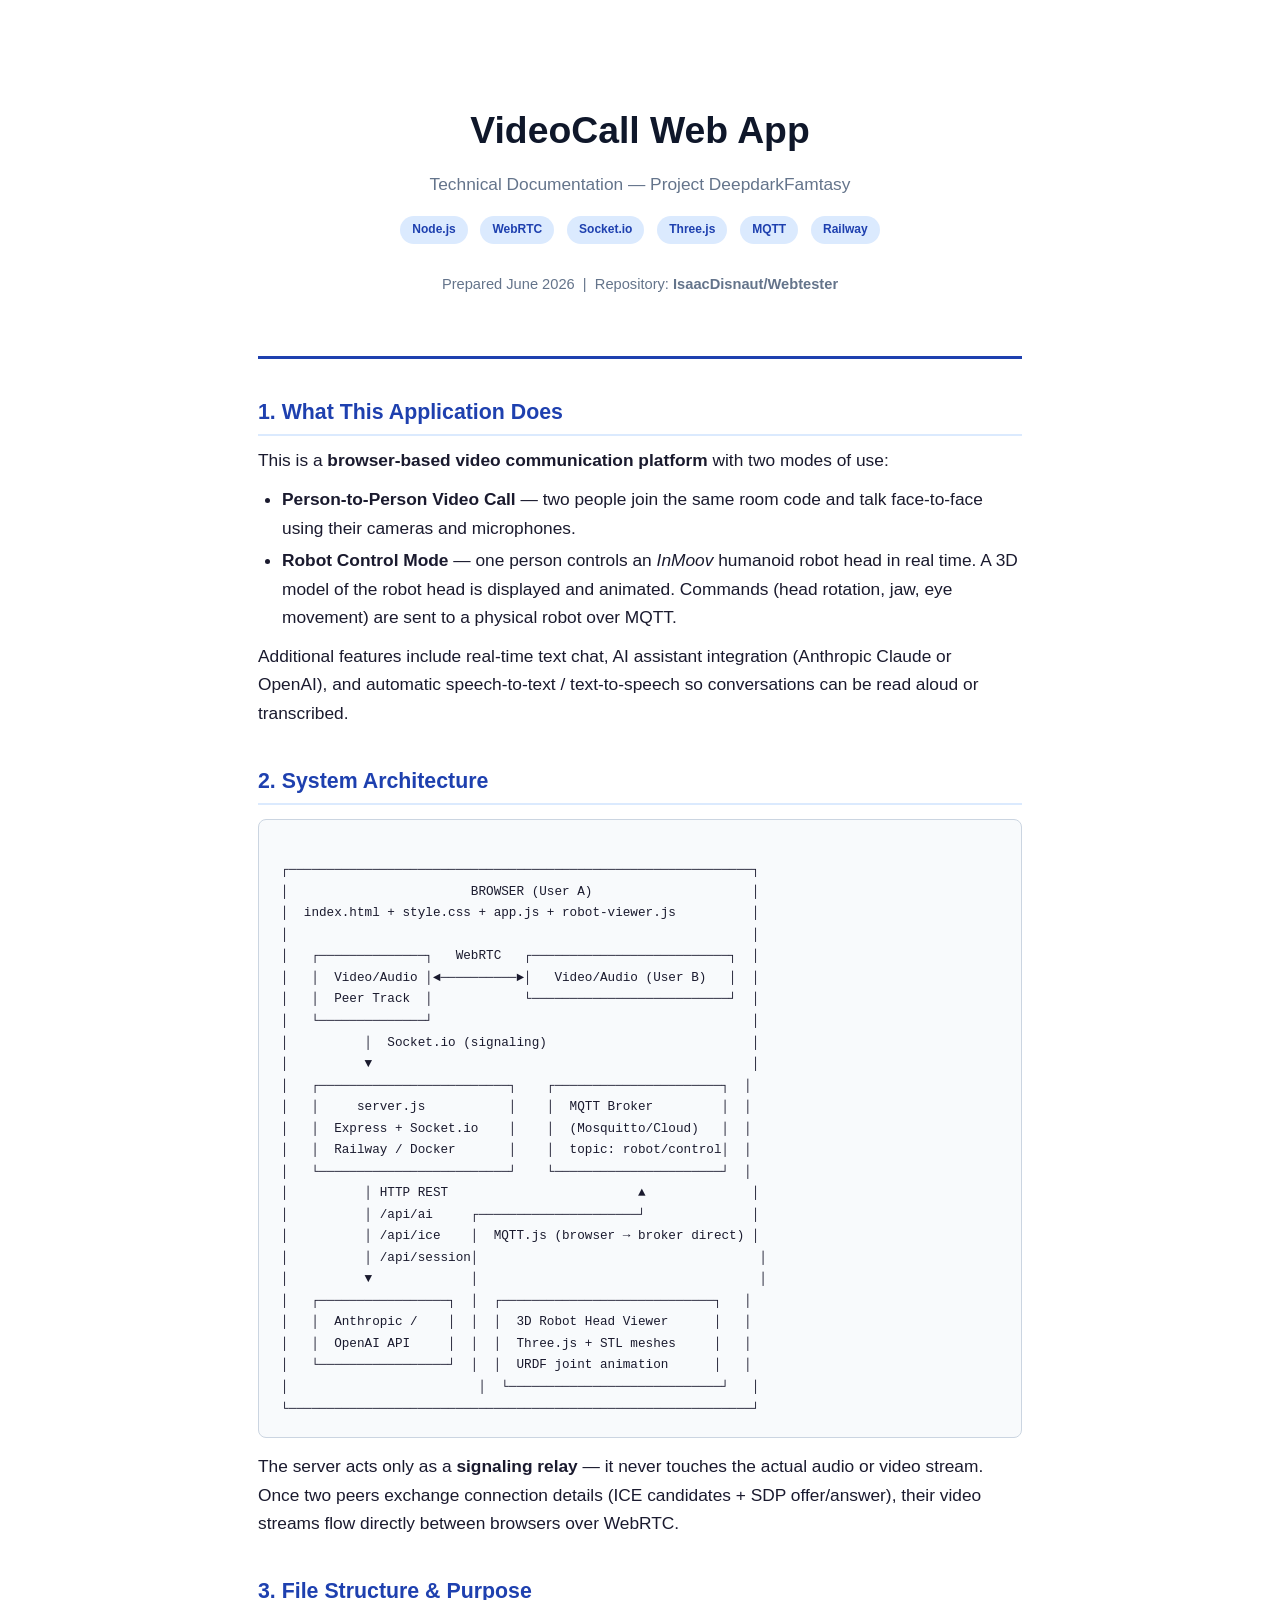
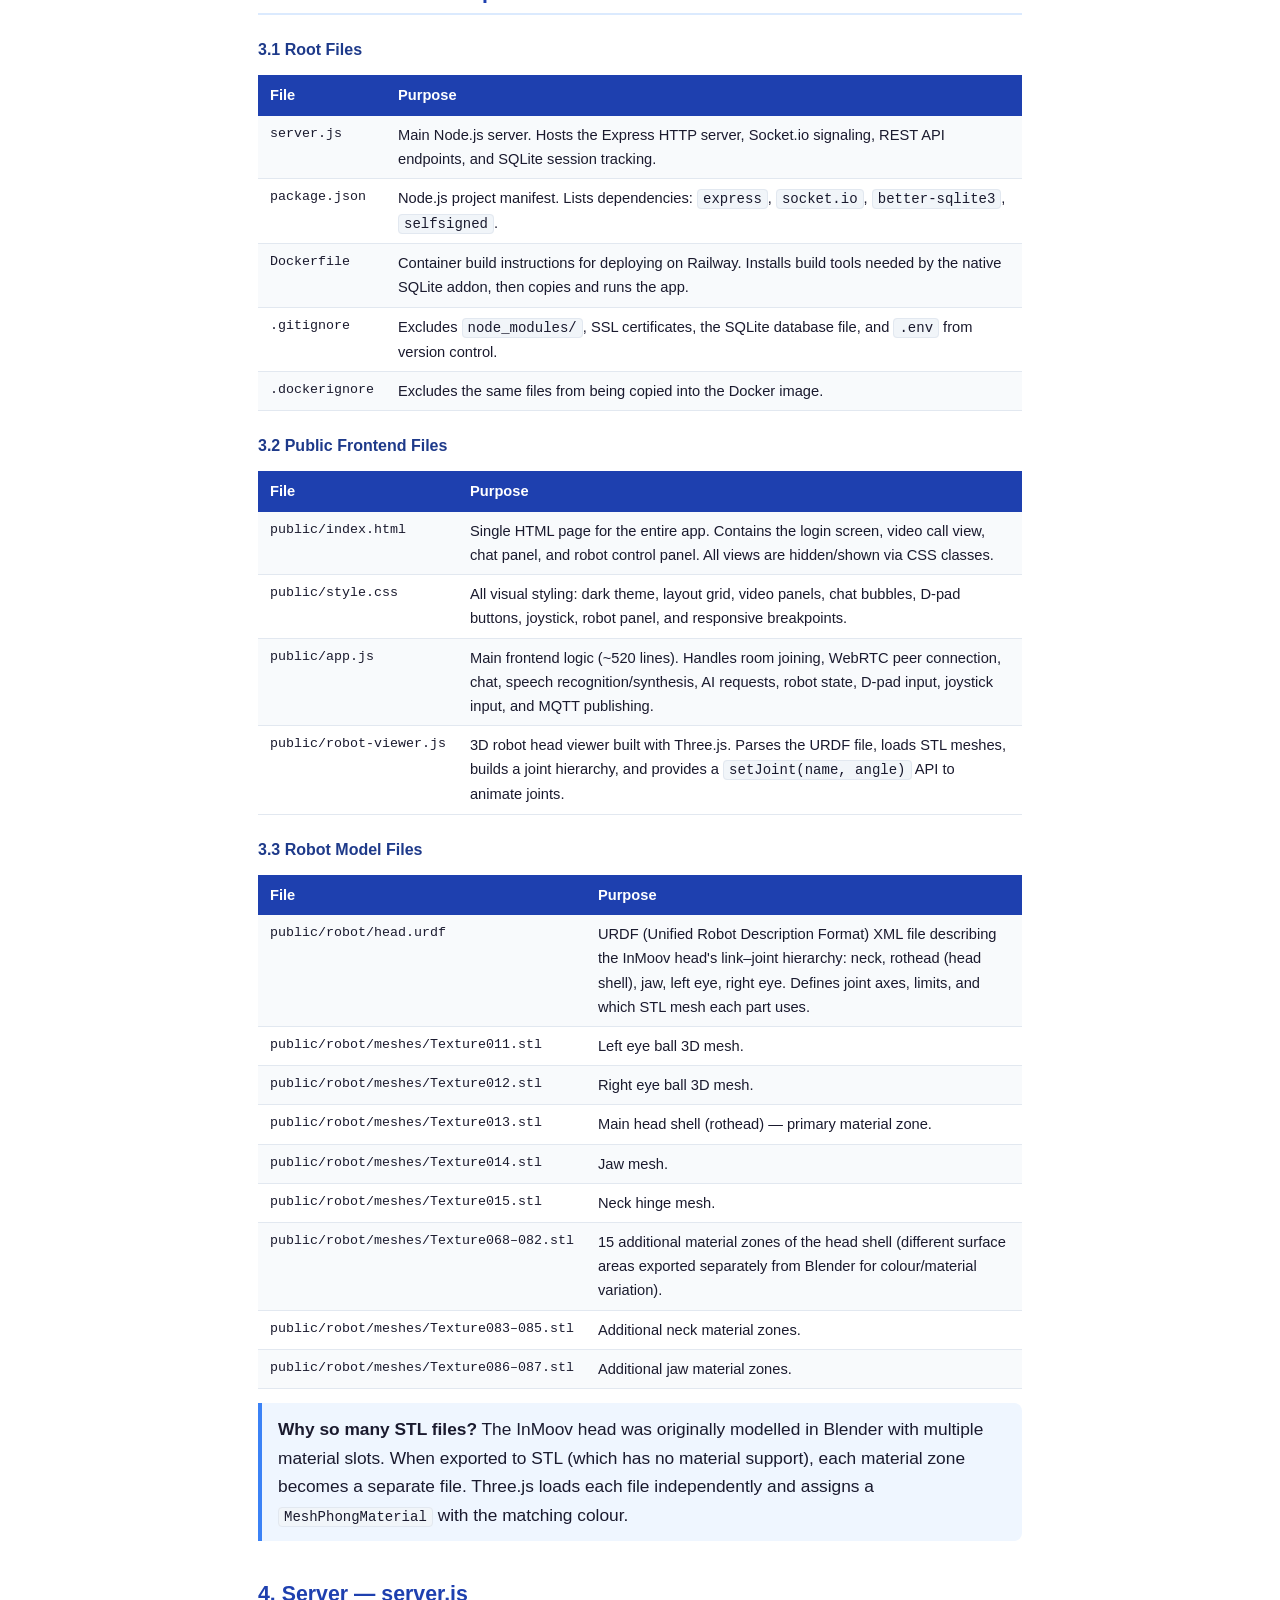
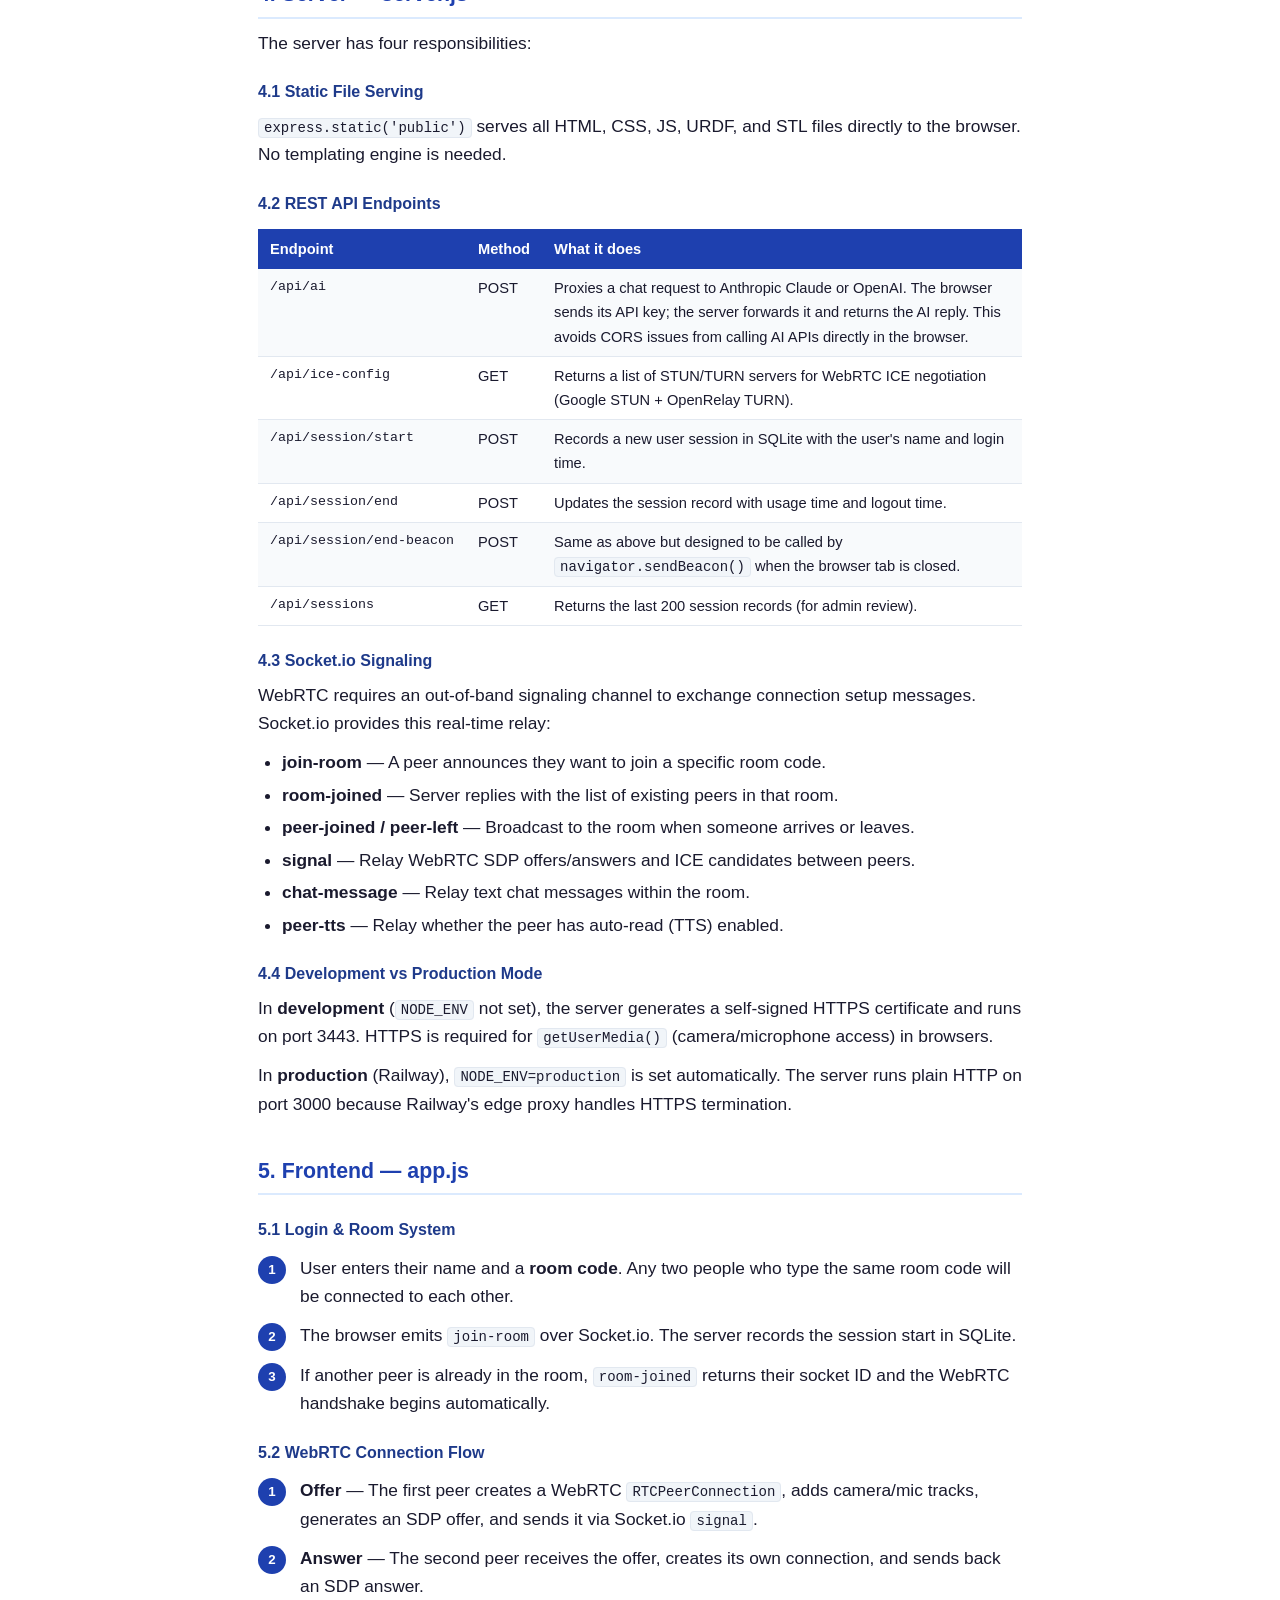
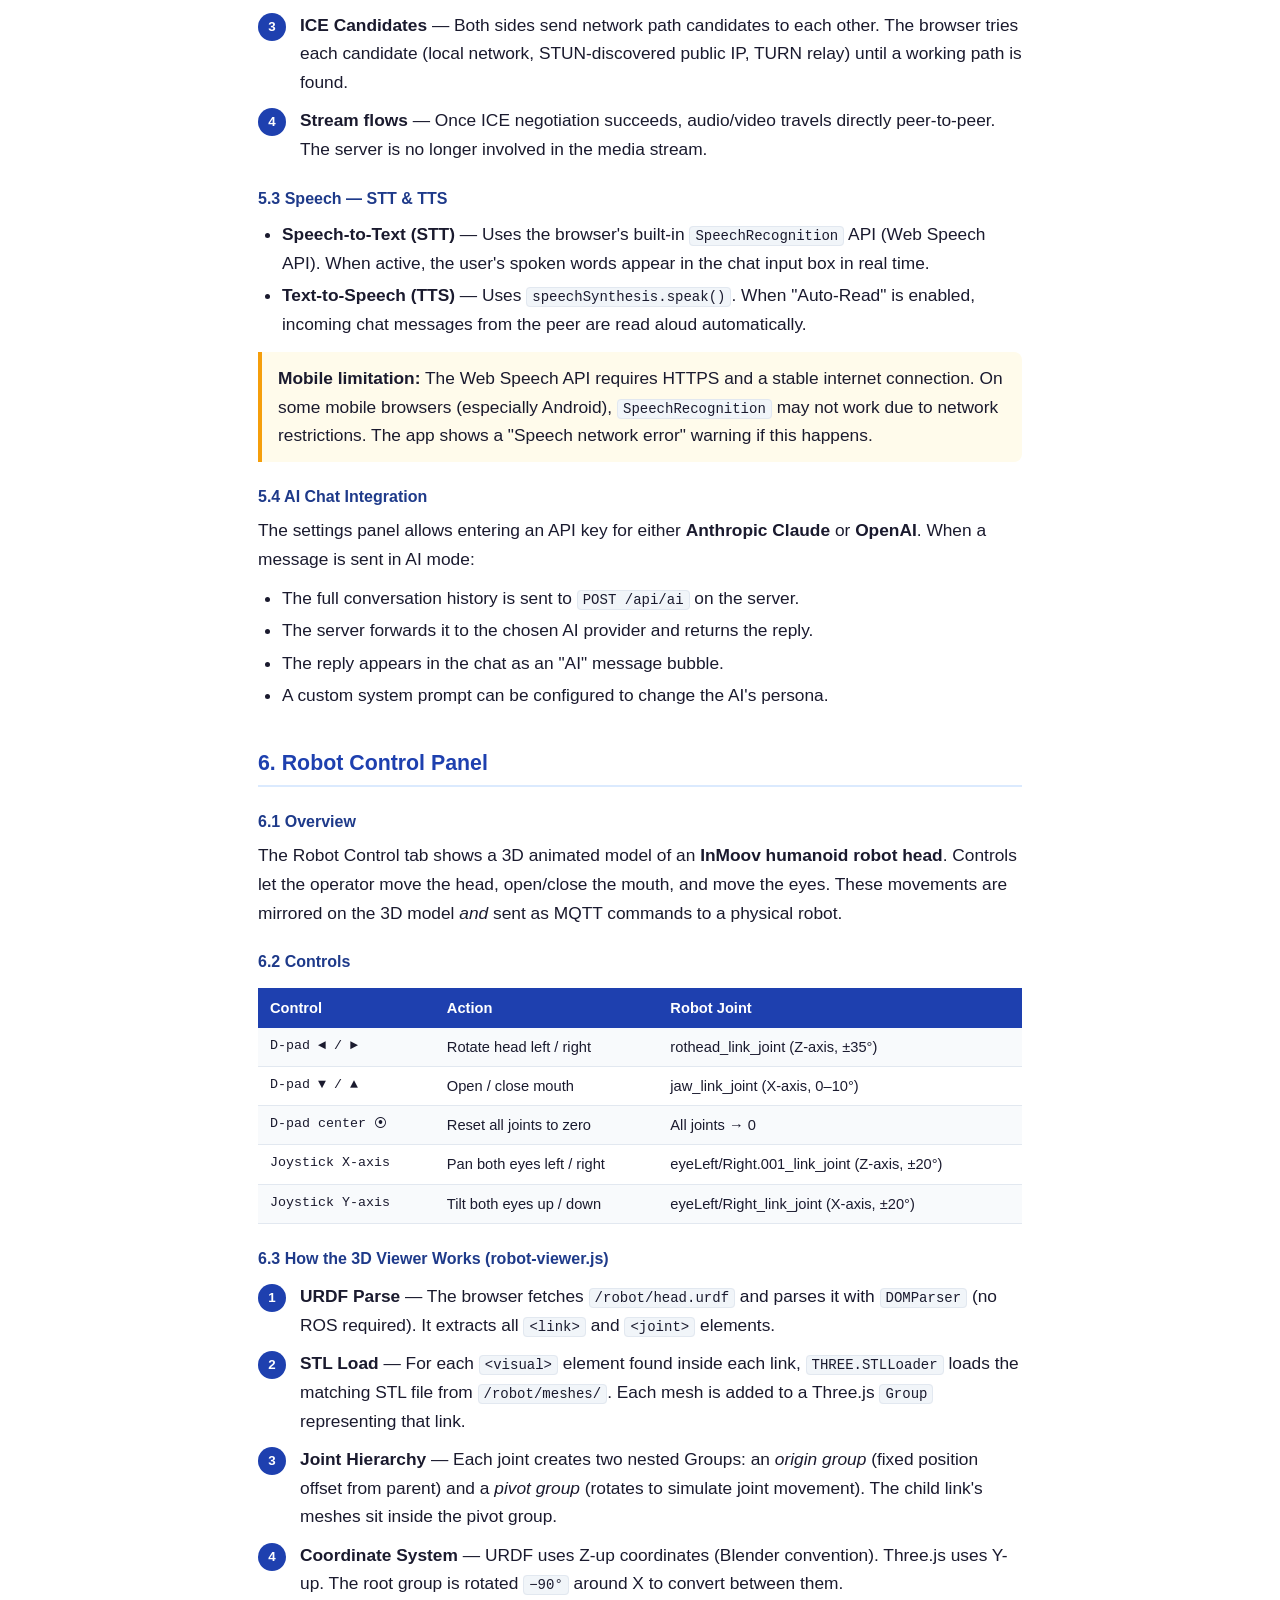
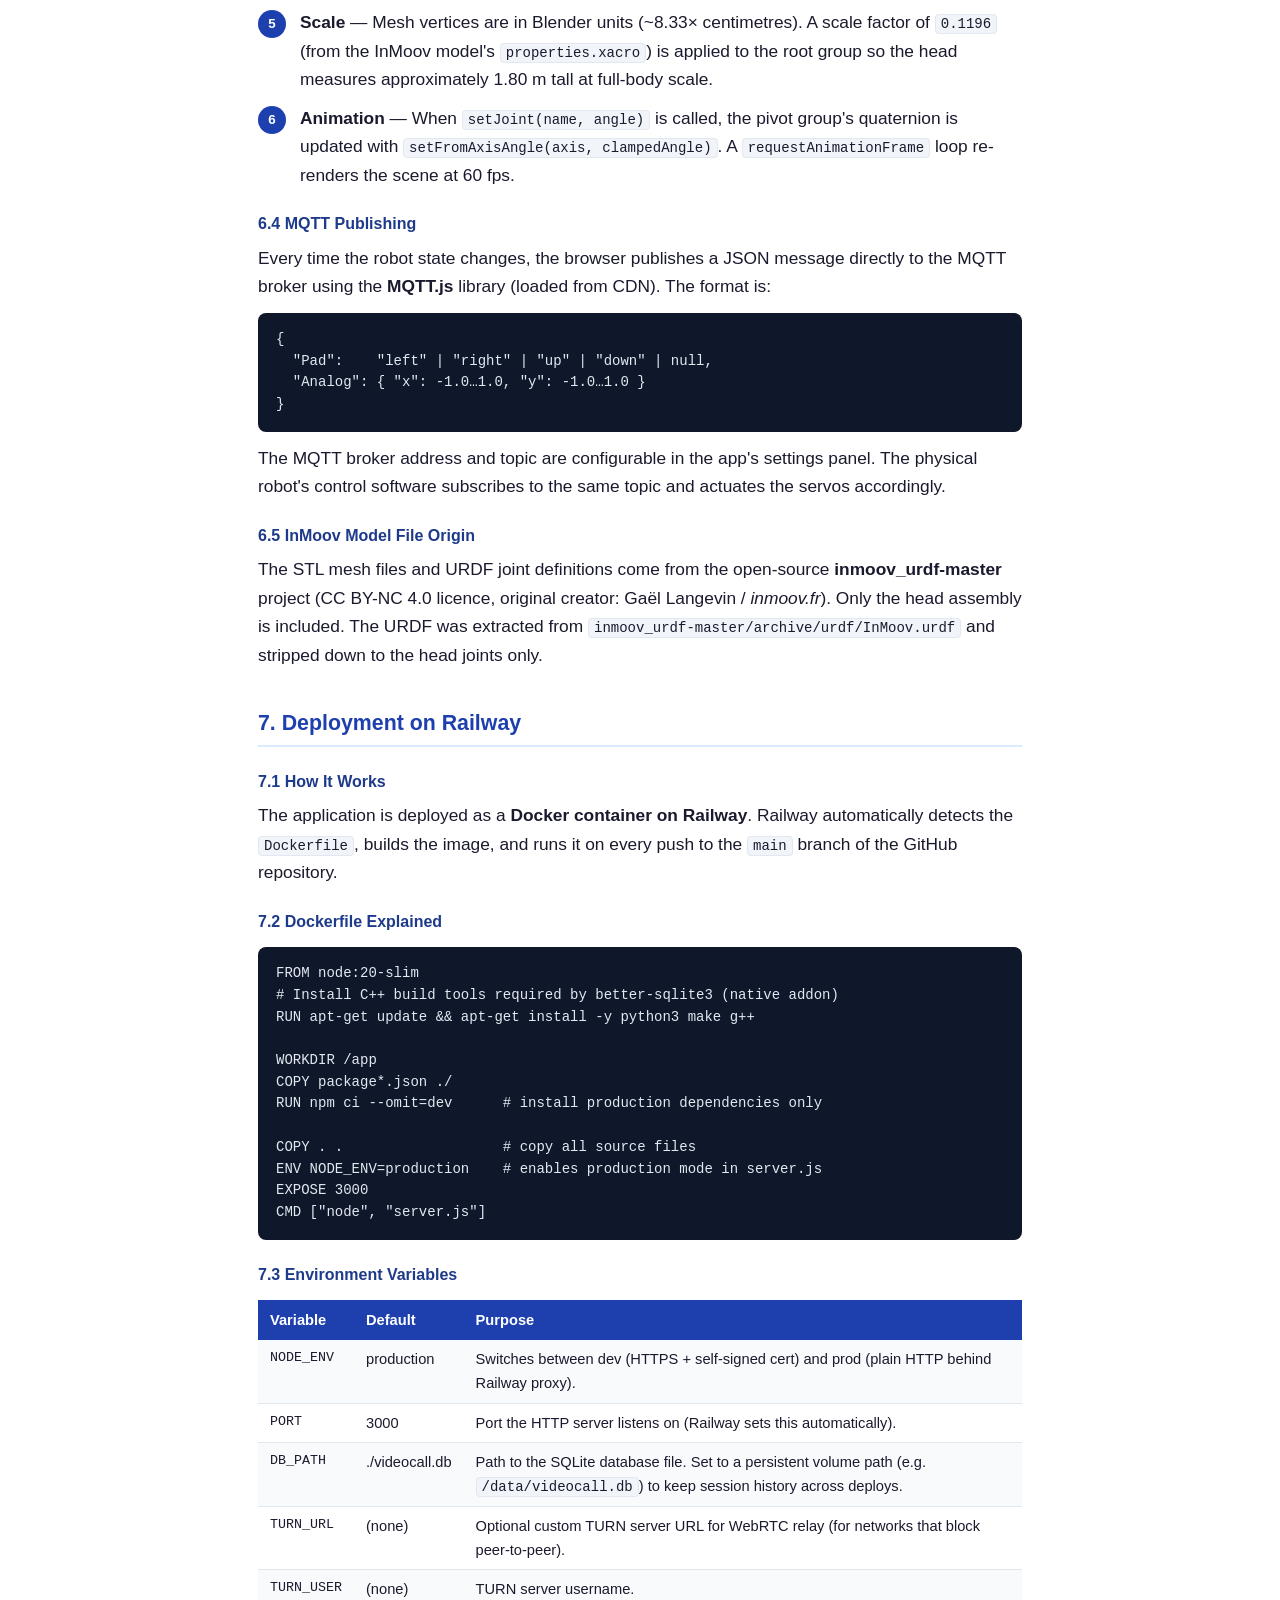
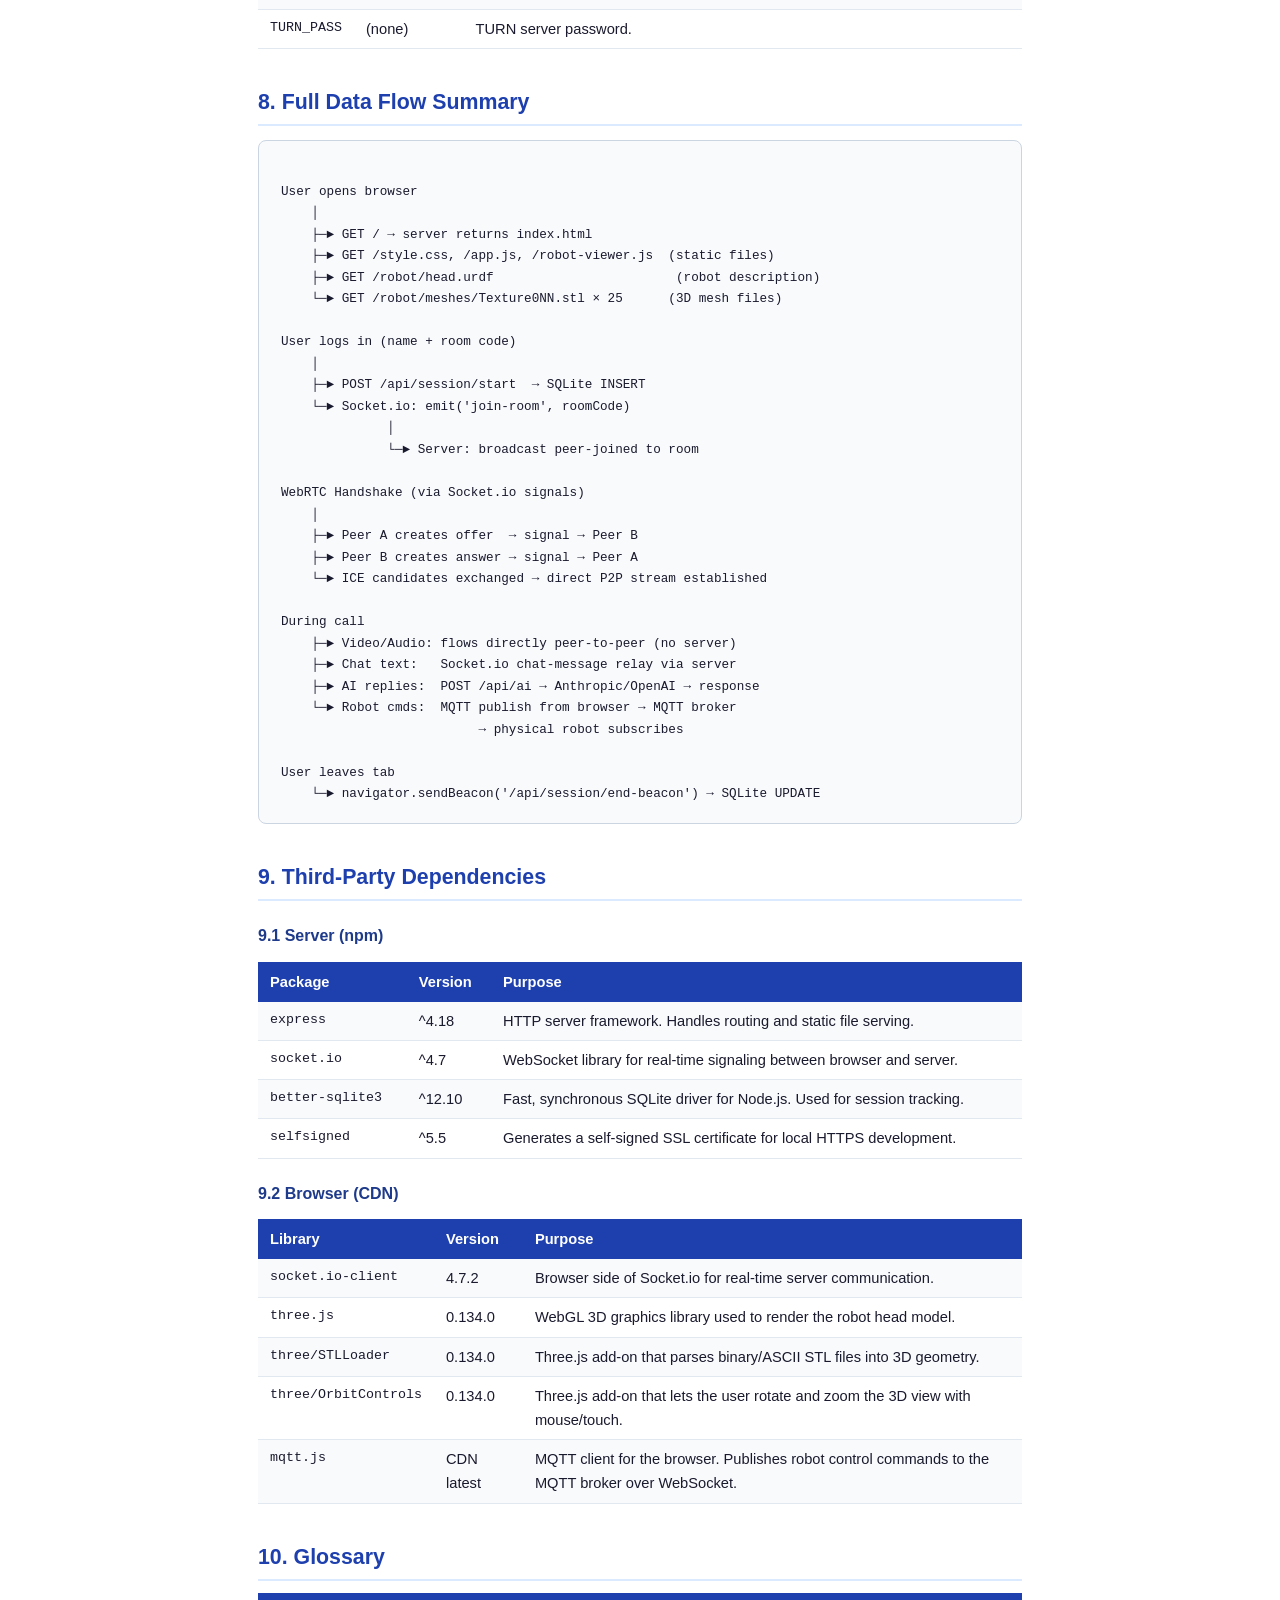
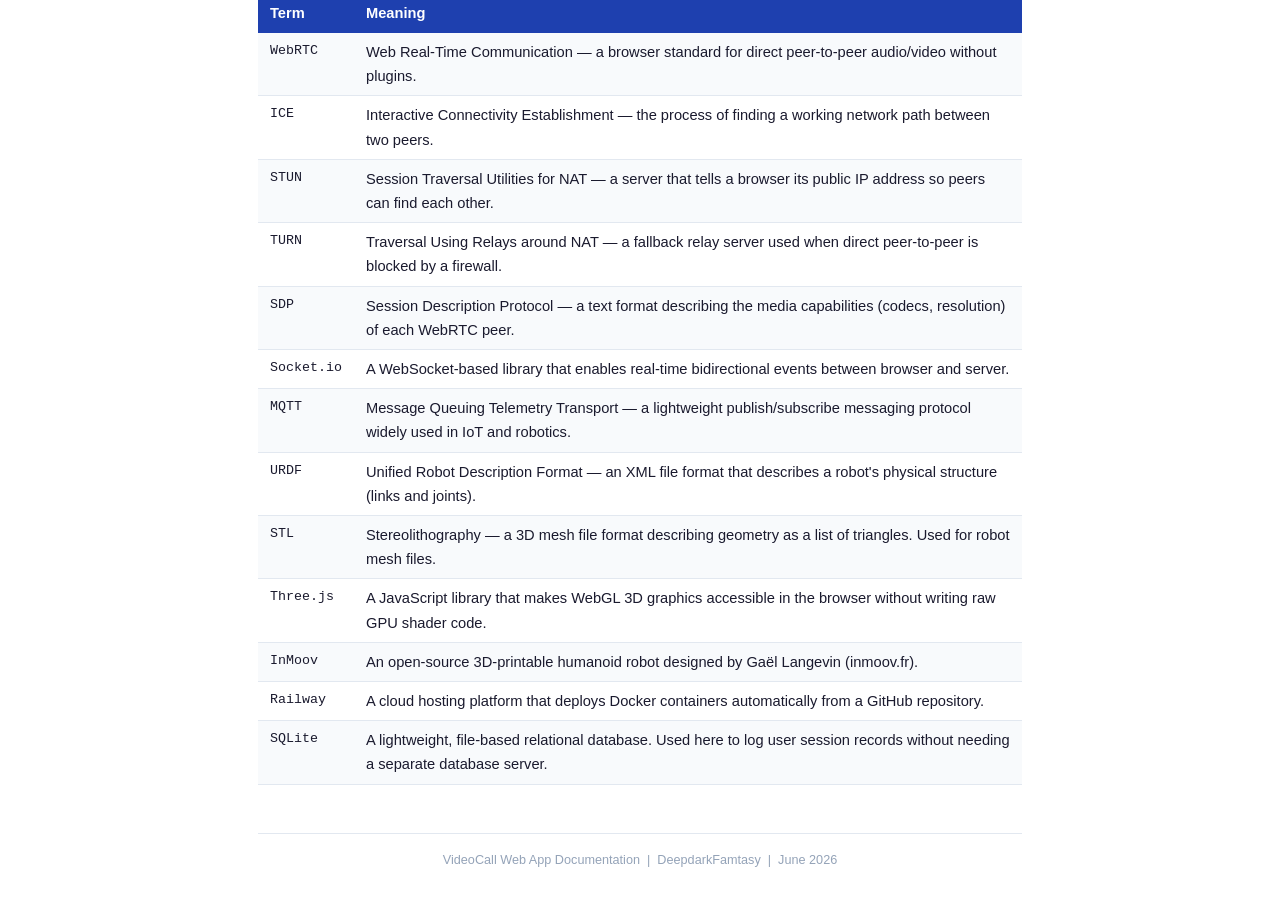
<file: videocall-documentation.html>
<!DOCTYPE html>
<html lang="en">
<head>
<meta charset="UTF-8"/>
<meta name="viewport" content="width=device-width, initial-scale=1.0"/>
<title>VideoCall Web App — Documentation</title>
<style>
  /* ── Base ── */
  *, *::before, *::after { box-sizing: border-box; margin: 0; padding: 0; }
  body {
    font-family: 'Segoe UI', Arial, sans-serif;
    font-size: 13pt;
    line-height: 1.65;
    color: #1a1a2e;
    background: #fff;
    max-width: 860px;
    margin: 0 auto;
    padding: 40px 48px;
  }

  /* ── Typography ── */
  h1 { font-size: 28pt; font-weight: 800; color: #0f172a; margin-bottom: 6px; }
  h2 { font-size: 16pt; font-weight: 700; color: #1e40af; margin: 36px 0 10px; border-bottom: 2px solid #dbeafe; padding-bottom: 4px; }
  h3 { font-size: 12pt; font-weight: 700; color: #1e3a8a; margin: 22px 0 6px; }
  h4 { font-size: 11pt; font-weight: 600; color: #374151; margin: 14px 0 4px; }
  p  { margin-bottom: 10px; }
  ul, ol { margin: 8px 0 10px 24px; }
  li { margin-bottom: 4px; }
  a  { color: #2563eb; }

  /* ── Code ── */
  code {
    font-family: 'Consolas', 'Courier New', monospace;
    font-size: 10.5pt;
    background: #f1f5f9;
    border: 1px solid #e2e8f0;
    border-radius: 4px;
    padding: 1px 5px;
    white-space: nowrap;
  }
  pre {
    background: #0f172a;
    color: #e2e8f0;
    border-radius: 8px;
    padding: 16px 18px;
    font-size: 9.5pt;
    font-family: 'Consolas', 'Courier New', monospace;
    overflow-x: auto;
    margin: 12px 0;
    line-height: 1.55;
  }
  pre code { background: none; border: none; padding: 0; color: inherit; white-space: pre; }

  /* ── Cover ── */
  .cover {
    text-align: center;
    padding: 60px 0 50px;
    border-bottom: 3px solid #1e40af;
    margin-bottom: 36px;
  }
  .cover .subtitle { font-size: 13pt; color: #64748b; margin-top: 8px; }
  .cover .badge {
    display: inline-block;
    margin: 18px 4px 0;
    padding: 4px 12px;
    border-radius: 999px;
    font-size: 9pt;
    font-weight: 600;
    background: #dbeafe;
    color: #1e40af;
  }

  /* ── Info box ── */
  .info { background: #eff6ff; border-left: 4px solid #3b82f6; border-radius: 0 8px 8px 0; padding: 12px 16px; margin: 14px 0; }
  .warn { background: #fffbeb; border-left: 4px solid #f59e0b; border-radius: 0 8px 8px 0; padding: 12px 16px; margin: 14px 0; }

  /* ── File table ── */
  table { width: 100%; border-collapse: collapse; margin: 12px 0; font-size: 11pt; }
  th { background: #1e40af; color: #fff; padding: 8px 12px; text-align: left; font-weight: 600; }
  td { padding: 7px 12px; border-bottom: 1px solid #e2e8f0; vertical-align: top; }
  tr:nth-child(even) td { background: #f8fafc; }
  td:first-child { font-family: 'Consolas', monospace; font-size: 10pt; white-space: nowrap; }

  /* ── Architecture diagram ── */
  .arch {
    font-family: 'Consolas', monospace;
    font-size: 9.5pt;
    background: #f8fafc;
    border: 1px solid #cbd5e1;
    border-radius: 8px;
    padding: 18px 22px;
    margin: 14px 0;
    line-height: 1.7;
    white-space: pre;
  }

  /* ── Flow step ── */
  .step { display: flex; gap: 14px; margin: 10px 0; align-items: flex-start; }
  .step-num {
    min-width: 28px; height: 28px;
    border-radius: 50%;
    background: #1e40af; color: #fff;
    display: flex; align-items: center; justify-content: center;
    font-size: 10pt; font-weight: 700; flex-shrink: 0; margin-top: 2px;
  }
  .step-body { flex: 1; }

  /* ── Print ── */
  @media print {
    body { padding: 20px 28px; font-size: 11pt; max-width: 100%; }
    h2 { page-break-before: always; }
    .cover { page-break-after: always; padding: 80px 0; }
    pre, table, .arch { page-break-inside: avoid; }
    @page { margin: 18mm 16mm; size: A4; }
  }
</style>
</head>
<body>

<!-- ══════════════════════════════════════════════════════════ COVER -->
<div class="cover">
  <h1>VideoCall Web App</h1>
  <div class="subtitle">Technical Documentation — Project DeepdarkFamtasy</div>
  <div>
    <span class="badge">Node.js</span>
    <span class="badge">WebRTC</span>
    <span class="badge">Socket.io</span>
    <span class="badge">Three.js</span>
    <span class="badge">MQTT</span>
    <span class="badge">Railway</span>
  </div>
  <p style="margin-top:28px; color:#64748b; font-size:11pt;">
    Prepared June 2026 &nbsp;|&nbsp; Repository: <strong>IsaacDisnaut/Webtester</strong>
  </p>
</div>

<!-- ══════════════════════════════════════════════════════════ 1. OVERVIEW -->
<h2>1. What This Application Does</h2>
<p>
  This is a <strong>browser-based video communication platform</strong> with two modes of use:
</p>
<ul>
  <li><strong>Person-to-Person Video Call</strong> — two people join the same room code and talk face-to-face using their cameras and microphones.</li>
  <li><strong>Robot Control Mode</strong> — one person controls an <em>InMoov</em> humanoid robot head in real time. A 3D model of the robot head is displayed and animated. Commands (head rotation, jaw, eye movement) are sent to a physical robot over MQTT.</li>
</ul>
<p>
  Additional features include real-time text chat, AI assistant integration (Anthropic Claude or OpenAI), and automatic speech-to-text / text-to-speech so conversations can be read aloud or transcribed.
</p>

<!-- ══════════════════════════════════════════════════════════ 2. ARCHITECTURE -->
<h2>2. System Architecture</h2>
<div class="arch">
┌─────────────────────────────────────────────────────────────┐
│                        BROWSER (User A)                     │
│  index.html + style.css + app.js + robot-viewer.js          │
│                                                             │
│   ┌──────────────┐   WebRTC   ┌──────────────────────────┐  │
│   │  Video/Audio │◄──────────►│   Video/Audio (User B)   │  │
│   │  Peer Track  │            └──────────────────────────┘  │
│   └──────────────┘                                          │
│          │  Socket.io (signaling)                           │
│          ▼                                                  │
│   ┌─────────────────────────┐    ┌──────────────────────┐  │
│   │     server.js           │    │  MQTT Broker         │  │
│   │  Express + Socket.io    │    │  (Mosquitto/Cloud)   │  │
│   │  Railway / Docker       │    │  topic: robot/control│  │
│   └─────────────────────────┘    └──────────────────────┘  │
│          │ HTTP REST                         ▲              │
│          │ /api/ai     ┌─────────────────────┘              │
│          │ /api/ice    │  MQTT.js (browser → broker direct) │
│          │ /api/session│                                     │
│          ▼             │                                     │
│   ┌─────────────────┐  │  ┌────────────────────────────┐   │
│   │  Anthropic /    │  │  │  3D Robot Head Viewer      │   │
│   │  OpenAI API     │  │  │  Three.js + STL meshes     │   │
│   └─────────────────┘  │  │  URDF joint animation      │   │
│                         │  └────────────────────────────┘   │
└─────────────────────────────────────────────────────────────┘
</div>
<p>
  The server acts only as a <strong>signaling relay</strong> — it never touches the actual audio or video stream.
  Once two peers exchange connection details (ICE candidates + SDP offer/answer), their video streams flow
  directly between browsers over WebRTC.
</p>

<!-- ══════════════════════════════════════════════════════════ 3. FILES -->
<h2>3. File Structure &amp; Purpose</h2>

<h3>3.1 Root Files</h3>
<table>
  <tr><th>File</th><th>Purpose</th></tr>
  <tr><td>server.js</td><td>Main Node.js server. Hosts the Express HTTP server, Socket.io signaling, REST API endpoints, and SQLite session tracking.</td></tr>
  <tr><td>package.json</td><td>Node.js project manifest. Lists dependencies: <code>express</code>, <code>socket.io</code>, <code>better-sqlite3</code>, <code>selfsigned</code>.</td></tr>
  <tr><td>Dockerfile</td><td>Container build instructions for deploying on Railway. Installs build tools needed by the native SQLite addon, then copies and runs the app.</td></tr>
  <tr><td>.gitignore</td><td>Excludes <code>node_modules/</code>, SSL certificates, the SQLite database file, and <code>.env</code> from version control.</td></tr>
  <tr><td>.dockerignore</td><td>Excludes the same files from being copied into the Docker image.</td></tr>
</table>

<h3>3.2 Public Frontend Files</h3>
<table>
  <tr><th>File</th><th>Purpose</th></tr>
  <tr><td>public/index.html</td><td>Single HTML page for the entire app. Contains the login screen, video call view, chat panel, and robot control panel. All views are hidden/shown via CSS classes.</td></tr>
  <tr><td>public/style.css</td><td>All visual styling: dark theme, layout grid, video panels, chat bubbles, D-pad buttons, joystick, robot panel, and responsive breakpoints.</td></tr>
  <tr><td>public/app.js</td><td>Main frontend logic (~520 lines). Handles room joining, WebRTC peer connection, chat, speech recognition/synthesis, AI requests, robot state, D-pad input, joystick input, and MQTT publishing.</td></tr>
  <tr><td>public/robot-viewer.js</td><td>3D robot head viewer built with Three.js. Parses the URDF file, loads STL meshes, builds a joint hierarchy, and provides a <code>setJoint(name, angle)</code> API to animate joints.</td></tr>
</table>

<h3>3.3 Robot Model Files</h3>
<table>
  <tr><th>File</th><th>Purpose</th></tr>
  <tr><td>public/robot/head.urdf</td><td>URDF (Unified Robot Description Format) XML file describing the InMoov head's link–joint hierarchy: neck, rothead (head shell), jaw, left eye, right eye. Defines joint axes, limits, and which STL mesh each part uses.</td></tr>
  <tr><td>public/robot/meshes/Texture011.stl</td><td>Left eye ball 3D mesh.</td></tr>
  <tr><td>public/robot/meshes/Texture012.stl</td><td>Right eye ball 3D mesh.</td></tr>
  <tr><td>public/robot/meshes/Texture013.stl</td><td>Main head shell (rothead) — primary material zone.</td></tr>
  <tr><td>public/robot/meshes/Texture014.stl</td><td>Jaw mesh.</td></tr>
  <tr><td>public/robot/meshes/Texture015.stl</td><td>Neck hinge mesh.</td></tr>
  <tr><td>public/robot/meshes/Texture068–082.stl</td><td>15 additional material zones of the head shell (different surface areas exported separately from Blender for colour/material variation).</td></tr>
  <tr><td>public/robot/meshes/Texture083–085.stl</td><td>Additional neck material zones.</td></tr>
  <tr><td>public/robot/meshes/Texture086–087.stl</td><td>Additional jaw material zones.</td></tr>
</table>

<div class="info">
  <strong>Why so many STL files?</strong> The InMoov head was originally modelled in Blender with multiple material slots.
  When exported to STL (which has no material support), each material zone becomes a separate file.
  Three.js loads each file independently and assigns a <code>MeshPhongMaterial</code> with the matching colour.
</div>

<!-- ══════════════════════════════════════════════════════════ 4. SERVER -->
<h2>4. Server — server.js</h2>
<p>The server has four responsibilities:</p>

<h3>4.1 Static File Serving</h3>
<p><code>express.static('public')</code> serves all HTML, CSS, JS, URDF, and STL files directly to the browser. No templating engine is needed.</p>

<h3>4.2 REST API Endpoints</h3>
<table>
  <tr><th>Endpoint</th><th>Method</th><th>What it does</th></tr>
  <tr><td>/api/ai</td><td>POST</td><td>Proxies a chat request to Anthropic Claude or OpenAI. The browser sends its API key; the server forwards it and returns the AI reply. This avoids CORS issues from calling AI APIs directly in the browser.</td></tr>
  <tr><td>/api/ice-config</td><td>GET</td><td>Returns a list of STUN/TURN servers for WebRTC ICE negotiation (Google STUN + OpenRelay TURN).</td></tr>
  <tr><td>/api/session/start</td><td>POST</td><td>Records a new user session in SQLite with the user's name and login time.</td></tr>
  <tr><td>/api/session/end</td><td>POST</td><td>Updates the session record with usage time and logout time.</td></tr>
  <tr><td>/api/session/end-beacon</td><td>POST</td><td>Same as above but designed to be called by <code>navigator.sendBeacon()</code> when the browser tab is closed.</td></tr>
  <tr><td>/api/sessions</td><td>GET</td><td>Returns the last 200 session records (for admin review).</td></tr>
</table>

<h3>4.3 Socket.io Signaling</h3>
<p>WebRTC requires an out-of-band signaling channel to exchange connection setup messages. Socket.io provides this real-time relay:</p>
<ul>
  <li><strong>join-room</strong> — A peer announces they want to join a specific room code.</li>
  <li><strong>room-joined</strong> — Server replies with the list of existing peers in that room.</li>
  <li><strong>peer-joined / peer-left</strong> — Broadcast to the room when someone arrives or leaves.</li>
  <li><strong>signal</strong> — Relay WebRTC SDP offers/answers and ICE candidates between peers.</li>
  <li><strong>chat-message</strong> — Relay text chat messages within the room.</li>
  <li><strong>peer-tts</strong> — Relay whether the peer has auto-read (TTS) enabled.</li>
</ul>

<h3>4.4 Development vs Production Mode</h3>
<p>
  In <strong>development</strong> (<code>NODE_ENV</code> not set), the server generates a self-signed HTTPS certificate and runs on port 3443.
  HTTPS is required for <code>getUserMedia()</code> (camera/microphone access) in browsers.
</p>
<p>
  In <strong>production</strong> (Railway), <code>NODE_ENV=production</code> is set automatically. The server runs plain HTTP on port 3000
  because Railway's edge proxy handles HTTPS termination.
</p>

<!-- ══════════════════════════════════════════════════════════ 5. FRONTEND -->
<h2>5. Frontend — app.js</h2>

<h3>5.1 Login &amp; Room System</h3>
<div class="step">
  <div class="step-num">1</div>
  <div class="step-body">User enters their name and a <strong>room code</strong>. Any two people who type the same room code will be connected to each other.</div>
</div>
<div class="step">
  <div class="step-num">2</div>
  <div class="step-body">The browser emits <code>join-room</code> over Socket.io. The server records the session start in SQLite.</div>
</div>
<div class="step">
  <div class="step-num">3</div>
  <div class="step-body">If another peer is already in the room, <code>room-joined</code> returns their socket ID and the WebRTC handshake begins automatically.</div>
</div>

<h3>5.2 WebRTC Connection Flow</h3>
<div class="step">
  <div class="step-num">1</div>
  <div class="step-body"><strong>Offer</strong> — The first peer creates a WebRTC <code>RTCPeerConnection</code>, adds camera/mic tracks, generates an SDP offer, and sends it via Socket.io <code>signal</code>.</div>
</div>
<div class="step">
  <div class="step-num">2</div>
  <div class="step-body"><strong>Answer</strong> — The second peer receives the offer, creates its own connection, and sends back an SDP answer.</div>
</div>
<div class="step">
  <div class="step-num">3</div>
  <div class="step-body"><strong>ICE Candidates</strong> — Both sides send network path candidates to each other. The browser tries each candidate (local network, STUN-discovered public IP, TURN relay) until a working path is found.</div>
</div>
<div class="step">
  <div class="step-num">4</div>
  <div class="step-body"><strong>Stream flows</strong> — Once ICE negotiation succeeds, audio/video travels directly peer-to-peer. The server is no longer involved in the media stream.</div>
</div>

<h3>5.3 Speech — STT &amp; TTS</h3>
<ul>
  <li><strong>Speech-to-Text (STT)</strong> — Uses the browser's built-in <code>SpeechRecognition</code> API (Web Speech API). When active, the user's spoken words appear in the chat input box in real time.</li>
  <li><strong>Text-to-Speech (TTS)</strong> — Uses <code>speechSynthesis.speak()</code>. When "Auto-Read" is enabled, incoming chat messages from the peer are read aloud automatically.</li>
</ul>
<div class="warn">
  <strong>Mobile limitation:</strong> The Web Speech API requires HTTPS and a stable internet connection. On some mobile browsers (especially Android), <code>SpeechRecognition</code> may not work due to network restrictions. The app shows a "Speech network error" warning if this happens.
</div>

<h3>5.4 AI Chat Integration</h3>
<p>The settings panel allows entering an API key for either <strong>Anthropic Claude</strong> or <strong>OpenAI</strong>. When a message is sent in AI mode:</p>
<ul>
  <li>The full conversation history is sent to <code>POST /api/ai</code> on the server.</li>
  <li>The server forwards it to the chosen AI provider and returns the reply.</li>
  <li>The reply appears in the chat as an "AI" message bubble.</li>
  <li>A custom system prompt can be configured to change the AI's persona.</li>
</ul>

<!-- ══════════════════════════════════════════════════════════ 6. ROBOT -->
<h2>6. Robot Control Panel</h2>

<h3>6.1 Overview</h3>
<p>
  The Robot Control tab shows a 3D animated model of an <strong>InMoov humanoid robot head</strong>.
  Controls let the operator move the head, open/close the mouth, and move the eyes.
  These movements are mirrored on the 3D model <em>and</em> sent as MQTT commands to a physical robot.
</p>

<h3>6.2 Controls</h3>
<table>
  <tr><th>Control</th><th>Action</th><th>Robot Joint</th></tr>
  <tr><td>D-pad ◄ / ►</td><td>Rotate head left / right</td><td>rothead_link_joint (Z-axis, ±35°)</td></tr>
  <tr><td>D-pad ▼ / ▲</td><td>Open / close mouth</td><td>jaw_link_joint (X-axis, 0–10°)</td></tr>
  <tr><td>D-pad center ⦿</td><td>Reset all joints to zero</td><td>All joints → 0</td></tr>
  <tr><td>Joystick X-axis</td><td>Pan both eyes left / right</td><td>eyeLeft/Right.001_link_joint (Z-axis, ±20°)</td></tr>
  <tr><td>Joystick Y-axis</td><td>Tilt both eyes up / down</td><td>eyeLeft/Right_link_joint (X-axis, ±20°)</td></tr>
</table>

<h3>6.3 How the 3D Viewer Works (robot-viewer.js)</h3>
<div class="step">
  <div class="step-num">1</div>
  <div class="step-body"><strong>URDF Parse</strong> — The browser fetches <code>/robot/head.urdf</code> and parses it with <code>DOMParser</code> (no ROS required). It extracts all <code>&lt;link&gt;</code> and <code>&lt;joint&gt;</code> elements.</div>
</div>
<div class="step">
  <div class="step-num">2</div>
  <div class="step-body"><strong>STL Load</strong> — For each <code>&lt;visual&gt;</code> element found inside each link, <code>THREE.STLLoader</code> loads the matching STL file from <code>/robot/meshes/</code>. Each mesh is added to a Three.js <code>Group</code> representing that link.</div>
</div>
<div class="step">
  <div class="step-num">3</div>
  <div class="step-body"><strong>Joint Hierarchy</strong> — Each joint creates two nested Groups: an <em>origin group</em> (fixed position offset from parent) and a <em>pivot group</em> (rotates to simulate joint movement). The child link's meshes sit inside the pivot group.</div>
</div>
<div class="step">
  <div class="step-num">4</div>
  <div class="step-body"><strong>Coordinate System</strong> — URDF uses Z-up coordinates (Blender convention). Three.js uses Y-up. The root group is rotated <code>−90°</code> around X to convert between them.</div>
</div>
<div class="step">
  <div class="step-num">5</div>
  <div class="step-body"><strong>Scale</strong> — Mesh vertices are in Blender units (~8.33× centimetres). A scale factor of <code>0.1196</code> (from the InMoov model's <code>properties.xacro</code>) is applied to the root group so the head measures approximately 1.80 m tall at full-body scale.</div>
</div>
<div class="step">
  <div class="step-num">6</div>
  <div class="step-body"><strong>Animation</strong> — When <code>setJoint(name, angle)</code> is called, the pivot group's quaternion is updated with <code>setFromAxisAngle(axis, clampedAngle)</code>. A <code>requestAnimationFrame</code> loop re-renders the scene at 60 fps.</div>
</div>

<h3>6.4 MQTT Publishing</h3>
<p>Every time the robot state changes, the browser publishes a JSON message directly to the MQTT broker using the <strong>MQTT.js</strong> library (loaded from CDN). The format is:</p>
<pre><code>{
  "Pad":    "left" | "right" | "up" | "down" | null,
  "Analog": { "x": -1.0…1.0, "y": -1.0…1.0 }
}</code></pre>
<p>
  The MQTT broker address and topic are configurable in the app's settings panel.
  The physical robot's control software subscribes to the same topic and actuates the servos accordingly.
</p>

<h3>6.5 InMoov Model File Origin</h3>
<p>
  The STL mesh files and URDF joint definitions come from the open-source
  <strong>inmoov_urdf-master</strong> project (CC BY-NC 4.0 licence, original creator: Gaël Langevin / <em>inmoov.fr</em>).
  Only the head assembly is included. The URDF was extracted from
  <code>inmoov_urdf-master/archive/urdf/InMoov.urdf</code> and stripped down to the head joints only.
</p>

<!-- ══════════════════════════════════════════════════════════ 7. DEPLOYMENT -->
<h2>7. Deployment on Railway</h2>

<h3>7.1 How It Works</h3>
<p>
  The application is deployed as a <strong>Docker container on Railway</strong>.
  Railway automatically detects the <code>Dockerfile</code>, builds the image, and runs it on every push to the <code>main</code> branch of the GitHub repository.
</p>

<h3>7.2 Dockerfile Explained</h3>
<pre><code>FROM node:20-slim
# Install C++ build tools required by better-sqlite3 (native addon)
RUN apt-get update && apt-get install -y python3 make g++

WORKDIR /app
COPY package*.json ./
RUN npm ci --omit=dev      # install production dependencies only

COPY . .                   # copy all source files
ENV NODE_ENV=production    # enables production mode in server.js
EXPOSE 3000
CMD ["node", "server.js"]</code></pre>

<h3>7.3 Environment Variables</h3>
<table>
  <tr><th>Variable</th><th>Default</th><th>Purpose</th></tr>
  <tr><td>NODE_ENV</td><td>production</td><td>Switches between dev (HTTPS + self-signed cert) and prod (plain HTTP behind Railway proxy).</td></tr>
  <tr><td>PORT</td><td>3000</td><td>Port the HTTP server listens on (Railway sets this automatically).</td></tr>
  <tr><td>DB_PATH</td><td>./videocall.db</td><td>Path to the SQLite database file. Set to a persistent volume path (e.g. <code>/data/videocall.db</code>) to keep session history across deploys.</td></tr>
  <tr><td>TURN_URL</td><td>(none)</td><td>Optional custom TURN server URL for WebRTC relay (for networks that block peer-to-peer).</td></tr>
  <tr><td>TURN_USER</td><td>(none)</td><td>TURN server username.</td></tr>
  <tr><td>TURN_PASS</td><td>(none)</td><td>TURN server password.</td></tr>
</table>

<!-- ══════════════════════════════════════════════════════════ 8. DATA FLOW -->
<h2>8. Full Data Flow Summary</h2>
<div class="arch">
User opens browser
    │
    ├─► GET / → server returns index.html
    ├─► GET /style.css, /app.js, /robot-viewer.js  (static files)
    ├─► GET /robot/head.urdf                        (robot description)
    └─► GET /robot/meshes/Texture0NN.stl × 25      (3D mesh files)

User logs in (name + room code)
    │
    ├─► POST /api/session/start  → SQLite INSERT
    └─► Socket.io: emit('join-room', roomCode)
              │
              └─► Server: broadcast peer-joined to room

WebRTC Handshake (via Socket.io signals)
    │
    ├─► Peer A creates offer  → signal → Peer B
    ├─► Peer B creates answer → signal → Peer A
    └─► ICE candidates exchanged → direct P2P stream established

During call
    ├─► Video/Audio: flows directly peer-to-peer (no server)
    ├─► Chat text:   Socket.io chat-message relay via server
    ├─► AI replies:  POST /api/ai → Anthropic/OpenAI → response
    └─► Robot cmds:  MQTT publish from browser → MQTT broker
                          → physical robot subscribes

User leaves tab
    └─► navigator.sendBeacon('/api/session/end-beacon') → SQLite UPDATE
</div>

<!-- ══════════════════════════════════════════════════════════ 9. DEPENDENCIES -->
<h2>9. Third-Party Dependencies</h2>

<h3>9.1 Server (npm)</h3>
<table>
  <tr><th>Package</th><th>Version</th><th>Purpose</th></tr>
  <tr><td>express</td><td>^4.18</td><td>HTTP server framework. Handles routing and static file serving.</td></tr>
  <tr><td>socket.io</td><td>^4.7</td><td>WebSocket library for real-time signaling between browser and server.</td></tr>
  <tr><td>better-sqlite3</td><td>^12.10</td><td>Fast, synchronous SQLite driver for Node.js. Used for session tracking.</td></tr>
  <tr><td>selfsigned</td><td>^5.5</td><td>Generates a self-signed SSL certificate for local HTTPS development.</td></tr>
</table>

<h3>9.2 Browser (CDN)</h3>
<table>
  <tr><th>Library</th><th>Version</th><th>Purpose</th></tr>
  <tr><td>socket.io-client</td><td>4.7.2</td><td>Browser side of Socket.io for real-time server communication.</td></tr>
  <tr><td>three.js</td><td>0.134.0</td><td>WebGL 3D graphics library used to render the robot head model.</td></tr>
  <tr><td>three/STLLoader</td><td>0.134.0</td><td>Three.js add-on that parses binary/ASCII STL files into 3D geometry.</td></tr>
  <tr><td>three/OrbitControls</td><td>0.134.0</td><td>Three.js add-on that lets the user rotate and zoom the 3D view with mouse/touch.</td></tr>
  <tr><td>mqtt.js</td><td>CDN latest</td><td>MQTT client for the browser. Publishes robot control commands to the MQTT broker over WebSocket.</td></tr>
</table>

<!-- ══════════════════════════════════════════════════════════ 10. GLOSSARY -->
<h2>10. Glossary</h2>
<table>
  <tr><th>Term</th><th>Meaning</th></tr>
  <tr><td>WebRTC</td><td>Web Real-Time Communication — a browser standard for direct peer-to-peer audio/video without plugins.</td></tr>
  <tr><td>ICE</td><td>Interactive Connectivity Establishment — the process of finding a working network path between two peers.</td></tr>
  <tr><td>STUN</td><td>Session Traversal Utilities for NAT — a server that tells a browser its public IP address so peers can find each other.</td></tr>
  <tr><td>TURN</td><td>Traversal Using Relays around NAT — a fallback relay server used when direct peer-to-peer is blocked by a firewall.</td></tr>
  <tr><td>SDP</td><td>Session Description Protocol — a text format describing the media capabilities (codecs, resolution) of each WebRTC peer.</td></tr>
  <tr><td>Socket.io</td><td>A WebSocket-based library that enables real-time bidirectional events between browser and server.</td></tr>
  <tr><td>MQTT</td><td>Message Queuing Telemetry Transport — a lightweight publish/subscribe messaging protocol widely used in IoT and robotics.</td></tr>
  <tr><td>URDF</td><td>Unified Robot Description Format — an XML file format that describes a robot's physical structure (links and joints).</td></tr>
  <tr><td>STL</td><td>Stereolithography — a 3D mesh file format describing geometry as a list of triangles. Used for robot mesh files.</td></tr>
  <tr><td>Three.js</td><td>A JavaScript library that makes WebGL 3D graphics accessible in the browser without writing raw GPU shader code.</td></tr>
  <tr><td>InMoov</td><td>An open-source 3D-printable humanoid robot designed by Gaël Langevin (inmoov.fr).</td></tr>
  <tr><td>Railway</td><td>A cloud hosting platform that deploys Docker containers automatically from a GitHub repository.</td></tr>
  <tr><td>SQLite</td><td>A lightweight, file-based relational database. Used here to log user session records without needing a separate database server.</td></tr>
</table>

<p style="margin-top:48px; color:#94a3b8; font-size:9.5pt; text-align:center; border-top:1px solid #e2e8f0; padding-top:16px;">
  VideoCall Web App Documentation &nbsp;|&nbsp; DeepdarkFamtasy &nbsp;|&nbsp; June 2026
</p>
</body>
</html>
</file>
